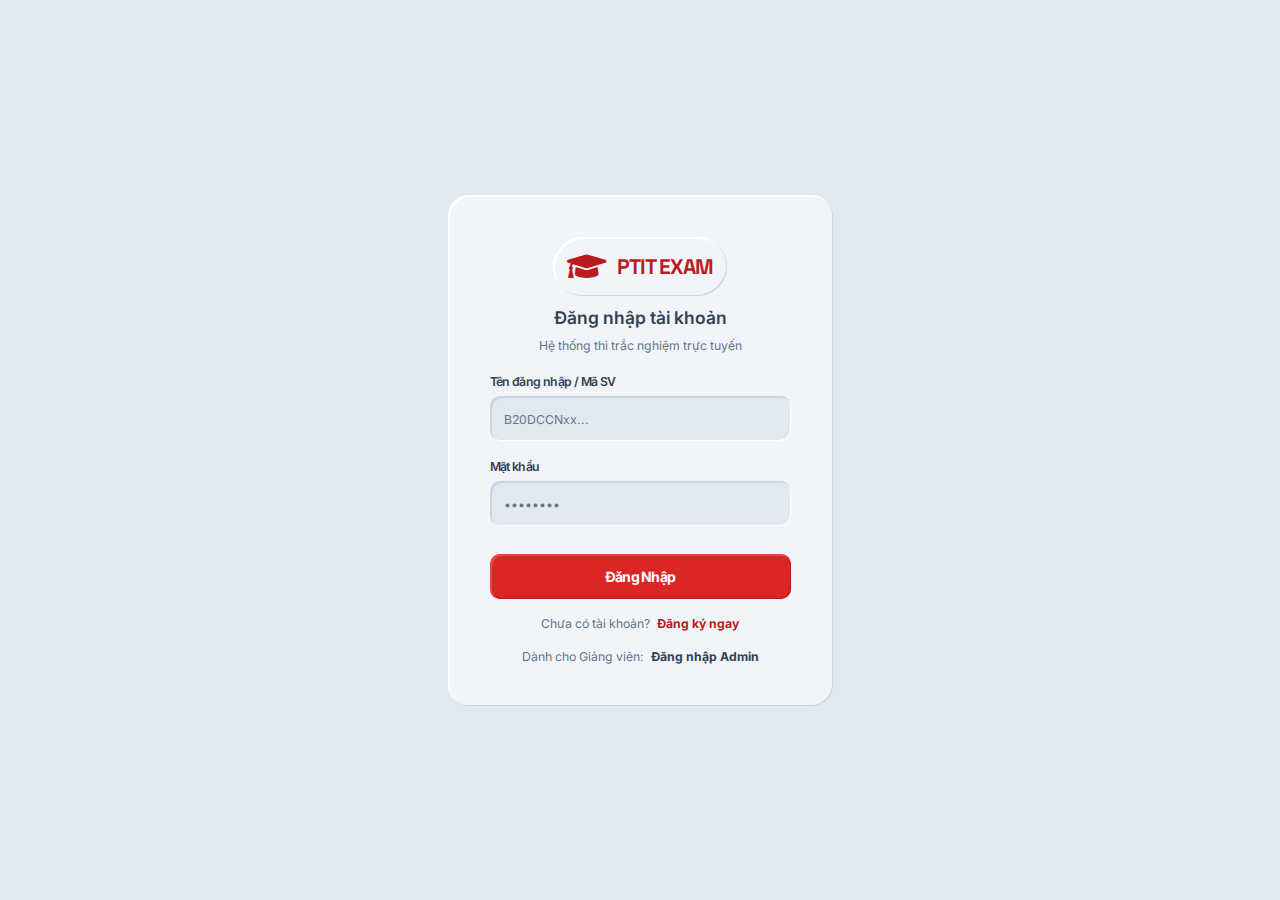
<file: index.html>
<!doctype html>
<html lang="vi">
    <head>
        <meta charset="UTF-8" />
        <meta name="viewport" content="width=device-width, initial-scale=1.0" />
        <title>Đăng nhập - PTIT EXAM</title>
        <link rel="stylesheet" href="style.css" />
        <link
            href="https://fonts.googleapis.com/css2?family=Inter:wght@400;500;600;700&family=Space+Grotesk:wght@600;700;800&display=swap"
            rel="stylesheet"
        />
        <link rel="stylesheet" href="https://pro.fontawesome.com/releases/v5.12.0/css/all.css" />
    </head>

    <body class="flex items-center justify-center">
        <div class="max-w-md surface-raised rounded-3xl p-12 flex-col gap-6 w-full login-card">
            <!-- Header -->
            <div class="flex-col items-center gap-3 w-full">
                <div class="flex items-center gap-3 p-4 rounded-full surface-raised w-fit">
                    <i class="fas fa-graduation-cap fa-fw text-red-dark" style="font-size: 2.25rem;"></i>
                    <h1 class="font-primary text-2xl font-bold text-red-dark tracking-tight">PTIT EXAM</h1>
                </div>
                <h2 id="auth-title" class="font-secondary text-xl font-semibold text-main">Đăng nhập tài khoản</h2>
                <p class="font-secondary text-sm text-muted">Hệ thống thi trắc nghiệm trực tuyến</p>
            </div>

            <!-- Login Form -->
            <form id="login-form" class="flex-col gap-5 w-full" onsubmit="handleLogin(event, false)">
                <div class="flex-col gap-2 w-full">
                    <label class="font-secondary text-sm font-semibold text-main tracking-tight"
                        >Tên đăng nhập / Mã SV</label
                    >
                    <div class="surface-sunken rounded-xl p-4 w-full">
                        <input type="text" class="input-field" placeholder="B20DCCNxx..." required />
                    </div>
                </div>

                <div class="flex-col gap-2 w-full">
                    <label class="font-secondary text-sm font-semibold text-main tracking-tight">Mật khẩu</label>
                    <div class="surface-sunken rounded-xl p-4 w-full">
                        <input type="password" class="input-field" placeholder="••••••••" required />
                    </div>
                </div>

                <div class="flex-col gap-5 w-full mt-3">
                    <button
                        type="submit"
                        class="btn-primary rounded-xl py-4 w-full font-secondary text-base font-bold tracking-tight"
                    >
                        Đăng Nhập
                    </button>
                    <div class="flex justify-center items-center gap-2">
                        <span class="font-secondary text-sm text-muted">Chưa có tài khoản?</span>
                        <a
                            href="#"
                            class="font-secondary text-sm font-bold text-red-dark"
                            onclick="toggleAuthMode('register')"
                            >Đăng ký ngay</a
                        >
                    </div>
                    <!-- Nav to Admin Login -->
                    <div class="flex justify-center items-center gap-2">
                        <span class="font-secondary text-sm text-muted">Dành cho Giảng viên:</span>
                        <a href="admin-login.html" class="font-secondary text-sm font-bold text-main"
                            >Đăng nhập Admin</a
                        >
                    </div>
                </div>
            </form>

            <!-- Register Form -->
            <form id="register-form" class="flex-col gap-5 w-full hidden" onsubmit="toggleAuthMode('login')">
                <div class="flex-col gap-2 w-full">
                    <div class="surface-sunken rounded-xl p-4 w-full">
                        <input type="text" class="input-field" placeholder="Họ và tên" required />
                    </div>
                </div>
                <div class="flex-col gap-2 w-full">
                    <div class="surface-sunken rounded-xl p-4 w-full">
                        <input type="email" class="input-field" placeholder="Email GV/SV" required />
                    </div>
                </div>
                <div class="flex-col gap-2 w-full">
                    <div class="surface-sunken rounded-xl p-4 w-full">
                        <input type="password" class="input-field" placeholder="Mật khẩu" required />
                    </div>
                </div>
                <div class="flex-col gap-2 w-full">
                    <div class="surface-sunken rounded-xl p-4 w-full">
                        <input type="password" class="input-field" placeholder="Xác nhận mật khẩu" required />
                    </div>
                </div>

                <div class="flex-col gap-5 w-full mt-3">
                    <button
                        type="submit"
                        class="btn-primary rounded-xl py-4 w-full font-secondary text-base font-bold tracking-tight"
                    >
                        Đăng Ký
                    </button>
                    <div class="flex justify-center items-center gap-2">
                        <span class="font-secondary text-sm text-muted">Thoát?</span>
                        <a
                            href="#"
                            class="font-secondary text-sm font-bold text-red-dark"
                            onclick="toggleAuthMode('login')"
                            >Quay lại Đăng nhập</a
                        >
                    </div>
                </div>
            </form>
        </div>

        <script src="script.js"></script>
    </body>
</html>
</file>
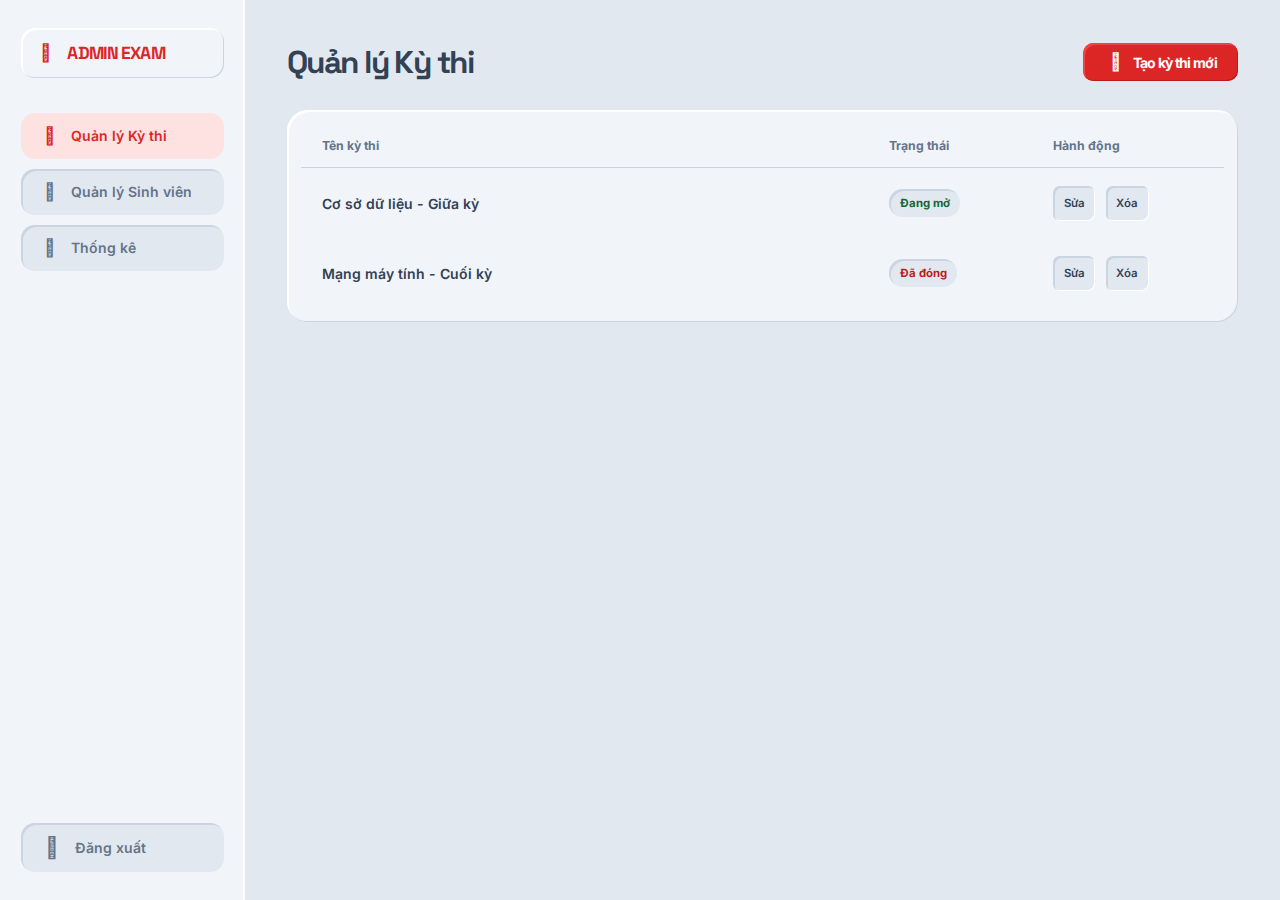
<file: admin-dashboard.html>
<!doctype html>
<html lang="vi">
    <head>
        <meta charset="UTF-8" />
        <meta name="viewport" content="width=device-width, initial-scale=1.0" />
        <title>Quản lý Kỳ thi - ADMIN EXAM</title>
        <link rel="stylesheet" href="style.css" />
        <link
            href="https://fonts.googleapis.com/css2?family=Inter:wght@400;500;600;700&family=Space+Grotesk:wght@600;700;800&display=swap"
            rel="stylesheet"
        />
        <link rel="stylesheet" href="https://pro.fontawesome.com/releases/v5.15.4/css/all.css" />
    </head>

    <body class="flex flex-row h-screen">
        <!-- Admin Sidebar -->
        <aside class="sidebar justify-between">
            <div class="flex-col gap-10 w-full">
                <!-- Logo -->
                <div class="flex items-center gap-3 p-4 rounded-2xl surface-raised w-max">
                    <i class="fal fa-lock fa-fw text-red" style="font-size: 1.25rem;"></i>
                    <h1 class="font-primary text-xl font-bold text-main tracking-tight text-red">ADMIN EXAM</h1>
                </div>

                <!-- Nav Menu -->
                <nav class="flex-col gap-3 w-full">
                    <div class="nav-item active" onclick="navigateTo('admin-dashboard.html')">
                        <i class="fal fa-th-large fa-fw text-red" style="font-size: 1.25rem;"></i>
                        <span>Quản lý Kỳ thi</span>
                    </div>
                    <div class="nav-item inactive" onclick="navigateTo('admin-users.html')">
                        <i class="fal fa-users fa-fw" style="font-size: 1.25rem;"></i>
                        <span>Quản lý Sinh viên</span>
                    </div>
                    <div class="nav-item inactive" onclick="navigateTo('admin-stats.html')">
                        <i class="fal fa-chart-bar fa-fw" style="font-size: 1.25rem;"></i>
                        <span>Thống kê</span>
                    </div>
                </nav>
            </div>

            <!-- Logout -->
            <a href="admin-login.html" class="nav-item inactive mt-auto">
                <i class="fal fa-sign-out-alt fa-fw text-muted" style="font-size: 1.5rem;"></i>
                <span>Đăng xuất</span>
            </a>
        </aside>

        <!-- Main Section -->
        <main class="main-content">
            <!-- Header -->
            <div class="flex justify-between items-center w-full">
                <h1 class="font-primary text-4xl font-bold text-main tracking-tight">Quản lý Kỳ thi</h1>
                <button
                    class="btn-primary flex items-center gap-2 rounded-xl py-3 px-6 font-secondary text-base font-bold tracking-tight"
                    onclick="navigateTo('admin-exam-edit.html')"
                >
                    <i class="fal fa-plus fa-fw" style="font-size: 1.25rem;"></i>
                    Tạo kỳ thi mới
                </button>
            </div>

            <!-- Table Area -->
            <div class="surface-raised rounded-3xl p-4 w-full flex-col">
                <!-- Header Row -->
                <div class="flex gap-4 w-full table-header items-center px-6 py-4">
                    <span class="font-secondary text-sm font-bold text-muted flex-1">Tên kỳ thi</span>
                    <span class="font-secondary text-sm font-bold text-muted" style="width: 150px">Trạng thái</span>
                    <span class="font-secondary text-sm font-bold text-muted" style="width: 150px">Hành động</span>
                </div>

                <!-- Row 1 -->
                <div class="flex gap-4 w-full items-center px-6 py-5">
                    <span class="font-secondary text-base font-semibold text-main flex-1">Cơ sở dữ liệu - Giữa kỳ</span>
                    <div style="width: 150px">
                        <div
                            class="badge-green rounded-full px-3 py-2 flex items-center gap-2"
                            style="width: fit-content"
                        >
                            <span class="font-secondary text-xs font-bold">Đang mở</span>
                        </div>
                    </div>
                    <div class="flex gap-3" style="width: 150px">
                        <button
                            class="btn-ghost rounded-lg p-3 font-secondary text-xs"
                            onclick="navigateTo('admin-exam-edit.html')"
                        >
                            Sửa
                        </button>
                        <button class="btn-ghost rounded-lg p-3 font-secondary text-xs text-red">Xóa</button>
                    </div>
                </div>

                <!-- Row 2 -->
                <div class="flex gap-4 w-full items-center px-6 py-5">
                    <span class="font-secondary text-base font-semibold text-main flex-1">Mạng máy tính - Cuối kỳ</span>
                    <div style="width: 150px">
                        <div
                            class="badge-red rounded-full px-3 py-2 flex items-center gap-2"
                            style="width: fit-content"
                        >
                            <span class="font-secondary text-xs font-bold">Đã đóng</span>
                        </div>
                    </div>
                    <div class="flex gap-3" style="width: 150px">
                        <button
                            class="btn-ghost rounded-lg p-3 font-secondary text-xs"
                            onclick="navigateTo('admin-exam-edit.html')"
                        >
                            Sửa
                        </button>
                        <button class="btn-ghost rounded-lg p-3 font-secondary text-xs text-red">Xóa</button>
                    </div>
                </div>
            </div>
        </main>

        <script src="script.js"></script>
    </body>
</html>
</file>
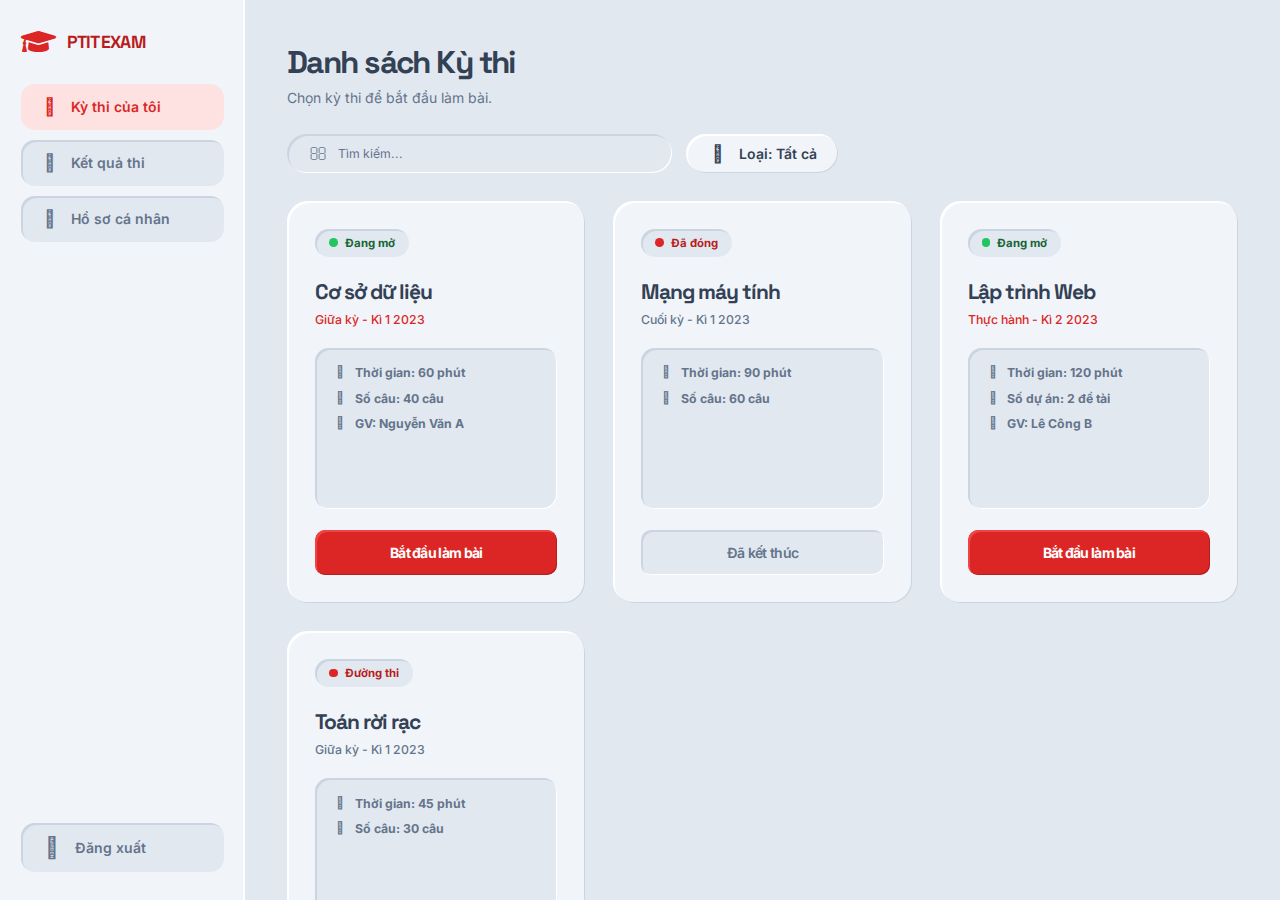
<file: dashboard.html>
<!doctype html>
<html lang="vi">
    <head>
        <meta charset="UTF-8" />
        <meta name="viewport" content="width=device-width, initial-scale=1.0" />
        <title>Danh sách Kỳ thi - PTIT EXAM</title>
        <link rel="stylesheet" href="style.css" />
        <link
            href="https://fonts.googleapis.com/css2?family=Inter:wght@400;500;600;700&family=Space+Grotesk:wght@600;700;800&display=swap"
            rel="stylesheet"
        />
        <link rel="stylesheet" href="https://pro.fontawesome.com/releases/v5.12.0/css/all.css" />
    </head>

    <body class="flex flex-row h-screen">
        <!-- Sidebar Overlay -->
        <div class="sidebar-overlay" id="sidebarOverlay" onclick="toggleSidebar()"></div>

        <!-- Sidebar -->
        <aside class="sidebar justify-between" id="sidebar">
            <div class="flex-col gap-8 w-full">
                <!-- Logo -->
                <div class="flex items-center gap-3">
                    <i class="fas fa-graduation-cap fa-fw text-red" style="font-size: 2rem;"></i>
                    <span class="font-primary text-xl font-bold text-red-dark tracking-tight">PTIT EXAM</span>
                </div>

                <!-- Nav Menu -->
                <nav class="flex-col gap-3 w-full">
                    <div class="nav-item active">
                        <i class="fal fa-th-large fa-fw" style="font-size: 1.25rem;"></i>
                        <span>Kỳ thi của tôi</span>
                    </div>
                    <div class="nav-item inactive">
                        <i class="fal fa-clock fa-fw" style="font-size: 1.25rem;"></i>
                        <span>Kết quả thi</span>
                    </div>
                    <div class="nav-item inactive">
                        <i class="fal fa-user fa-fw" style="font-size: 1.25rem;"></i>
                        <span>Hồ sơ cá nhân</span>
                    </div>
                </nav>
            </div>

            <!-- Logout -->
            <a href="index.html" class="nav-item inactive mt-auto">
                <i class="fal fa-sign-out-alt fa-fw text-muted" style="font-size: 1.5rem;"></i>
                <span>Đăng xuất</span>
            </a>
        </aside>

        <!-- Main Section -->
        <main class="main-content">
            <!-- Mobile menu toggle -->
            <div class="flex items-center gap-4">
                <button class="menu-toggle" onclick="toggleSidebar()">
                    <i class="fas fa-bars"></i>
                </button>
                <div class="flex-col gap-2 w-full">
                    <h1 class="font-primary text-4xl font-bold text-main tracking-tight">Danh sách Kỳ thi</h1>
                <p class="font-secondary text-base text-muted">Chọn kỳ thi để bắt đầu làm bài.</p>
                </div>
            </div>

            <!-- Toolbar -->
            <div class="flex gap-4 w-full items-center">
                <div class="surface-sunken rounded-4xl py-3 px-6 flex items-center gap-3 w-full max-w-md">
                    <i class="fal fa-search fa-fw text-muted" style="font-size: 1.25rem;"></i>
                    <input type="text" class="input-field" placeholder="Tìm kiếm..." />
                </div>
                <div class="surface-raised rounded-4xl py-3 px-6 flex items-center gap-3 cursor-pointer">
                    <i class="fal fa-filter fa-fw text-main" style="font-size: 1.25rem;"></i>
                    <span class="font-secondary text-base font-semibold text-main">Loại: Tất cả</span>
                </div>
            </div>

            <!-- Grid Results -->
            <div class="grid-cards w-full flex-1 w-full" style="height: auto">
                <!-- Card 1: Active -->
                <div class="surface-raised rounded-3xl p-8 flex-col gap-6" style="height: 28.75rem">
                    <div class="flex items-center gap-3">
                        <div class="badge-green rounded-full px-4 py-2 flex items-center gap-2 w-fit">
                            <div
                                style="width: 0.625rem; height: 0.625rem; border-radius: 50%; background-color: #22c55e"
                            ></div>
                            <span class="font-secondary text-xs font-bold">Đang mở</span>
                        </div>
                    </div>
                    <div class="flex-col gap-2">
                        <h2
                            class="font-primary text-2xl font-bold text-main tracking-tight"
                            style="letter-spacing: -1px"
                        >
                            Cơ sở dữ liệu
                        </h2>
                        <p class="font-secondary text-sm font-medium text-red">Giữa kỳ - Kì 1 2023</p>
                    </div>
                    <div class="surface-sunken rounded-2xl p-5 flex-col gap-3 flex-1 h-full">
                        <p class="font-secondary text-sm font-bold text-muted flex items-center gap-2">
                            <i class="fal fa-clock fa-fw"></i> Thời gian: 60 phút
                        </p>
                        <p class="font-secondary text-sm font-bold text-muted flex items-center gap-2">
                            <i class="fal fa-file-alt fa-fw"></i> Số câu: 40 câu
                        </p>
                        <p class="font-secondary text-sm font-bold text-muted flex items-center gap-2">
                            <i class="fal fa-chalkboard-teacher fa-fw"></i> GV: Nguyễn Văn A
                        </p>
                    </div>
                    <button
                        class="btn-primary rounded-xl py-4 w-full font-secondary text-base font-bold tracking-tight"
                        onclick="navigateTo('exam.html')"
                    >
                        Bắt đầu làm bài
                    </button>
                </div>

                <!-- Card 2: Closed -->
                <div class="surface-raised rounded-3xl p-8 flex-col gap-6" style="height: 28.75rem">
                    <div class="flex items-center gap-3">
                        <div class="badge-red rounded-full px-4 py-2 flex items-center gap-2 w-fit">
                            <div
                                style="
                                    width: 0.625rem;
                                    height: 0.625rem;
                                    border-radius: 50%;
                                    background-color: var(--ptit-red);
                                "
                            ></div>
                            <span class="font-secondary text-xs font-bold text-red-dark">Đã đóng</span>
                        </div>
                    </div>
                    <div class="flex-col gap-2">
                        <h2
                            class="font-primary text-2xl font-bold text-main tracking-tight"
                            style="letter-spacing: -1px"
                        >
                            Mạng máy tính
                        </h2>
                        <p class="font-secondary text-sm font-medium text-muted">Cuối kỳ - Kì 1 2023</p>
                    </div>
                    <div class="surface-sunken rounded-2xl p-5 flex-col gap-3 flex-1 h-full">
                        <p class="font-secondary text-sm font-bold text-muted flex items-center gap-2">
                            <i class="fal fa-clock fa-fw"></i> Thời gian: 90 phút
                        </p>
                        <p class="font-secondary text-sm font-bold text-muted flex items-center gap-2">
                            <i class="fal fa-file-alt fa-fw"></i> Số câu: 60 câu
                        </p>
                    </div>
                    <button
                        class="btn-ghost rounded-xl py-4 w-full font-secondary text-base font-bold tracking-tight"
                        style="color: var(--text-muted); cursor: not-allowed"
                    >
                        Đã kết thúc
                    </button>
                </div>

                <!-- Card 3: Active -->
                <div class="surface-raised rounded-3xl p-8 flex-col gap-6" style="height: 28.75rem">
                    <div class="flex items-center gap-3">
                        <div class="badge-green rounded-full px-4 py-2 flex items-center gap-2 w-fit">
                            <div
                                style="width: 0.625rem; height: 0.625rem; border-radius: 50%; background-color: #22c55e"
                            ></div>
                            <span class="font-secondary text-xs font-bold">Đang mở</span>
                        </div>
                    </div>
                    <div class="flex-col gap-2">
                        <h2
                            class="font-primary text-2xl font-bold text-main tracking-tight"
                            style="letter-spacing: -1px"
                        >
                            Lập trình Web
                        </h2>
                        <p class="font-secondary text-sm font-medium text-red">Thực hành - Kì 2 2023</p>
                    </div>
                    <div class="surface-sunken rounded-2xl p-5 flex-col gap-3 flex-1 h-full">
                        <p class="font-secondary text-sm font-bold text-muted flex items-center gap-2">
                            <i class="fal fa-clock fa-fw"></i> Thời gian: 120 phút
                        </p>
                        <p class="font-secondary text-sm font-bold text-muted flex items-center gap-2">
                            <i class="fal fa-tasks fa-fw"></i> Số dự án: 2 đề tài
                        </p>
                        <p class="font-secondary text-sm font-bold text-muted flex items-center gap-2">
                            <i class="fal fa-chalkboard-teacher fa-fw"></i> GV: Lê Công B
                        </p>
                    </div>
                    <button
                        class="btn-primary rounded-xl py-4 w-full font-secondary text-base font-bold tracking-tight"
                        onclick="navigateTo('exam.html')"
                    >
                        Bắt đầu làm bài
                    </button>
                </div>

                <!-- Card 4: Closed -->
                <div class="surface-raised rounded-3xl p-8 flex-col gap-6" style="height: 28.75rem">
                    <div class="flex items-center gap-3">
                        <div class="badge-red rounded-full px-4 py-2 flex items-center gap-2 w-fit">
                            <div
                                style="
                                    width: 0.625rem;
                                    height: 0.625rem;
                                    border-radius: 50%;
                                    background-color: var(--ptit-red);
                                "
                            ></div>
                            <span class="font-secondary text-xs font-bold text-red-dark">Đường thi</span>
                        </div>
                    </div>
                    <div class="flex-col gap-2">
                        <h2
                            class="font-primary text-2xl font-bold text-main tracking-tight"
                            style="letter-spacing: -1px"
                        >
                            Toán rời rạc
                        </h2>
                        <p class="font-secondary text-sm font-medium text-muted">Giữa kỳ - Kì 1 2023</p>
                    </div>
                    <div class="surface-sunken rounded-2xl p-5 flex-col gap-3 flex-1 h-full">
                        <p class="font-secondary text-sm font-bold text-muted flex items-center gap-2">
                            <i class="fal fa-clock fa-fw"></i> Thời gian: 45 phút
                        </p>
                        <p class="font-secondary text-sm font-bold text-muted flex items-center gap-2">
                            <i class="fal fa-file-alt fa-fw"></i> Số câu: 30 câu
                        </p>
                    </div>
                    <button
                        class="btn-ghost rounded-xl py-4 w-full font-secondary text-base font-bold tracking-tight"
                        style="color: var(--text-muted); cursor: not-allowed"
                    >
                        Đã kết thúc
                    </button>
                </div>
            </div>
        </main>

        <script src="script.js"></script>
    </body>
</html>
</file>
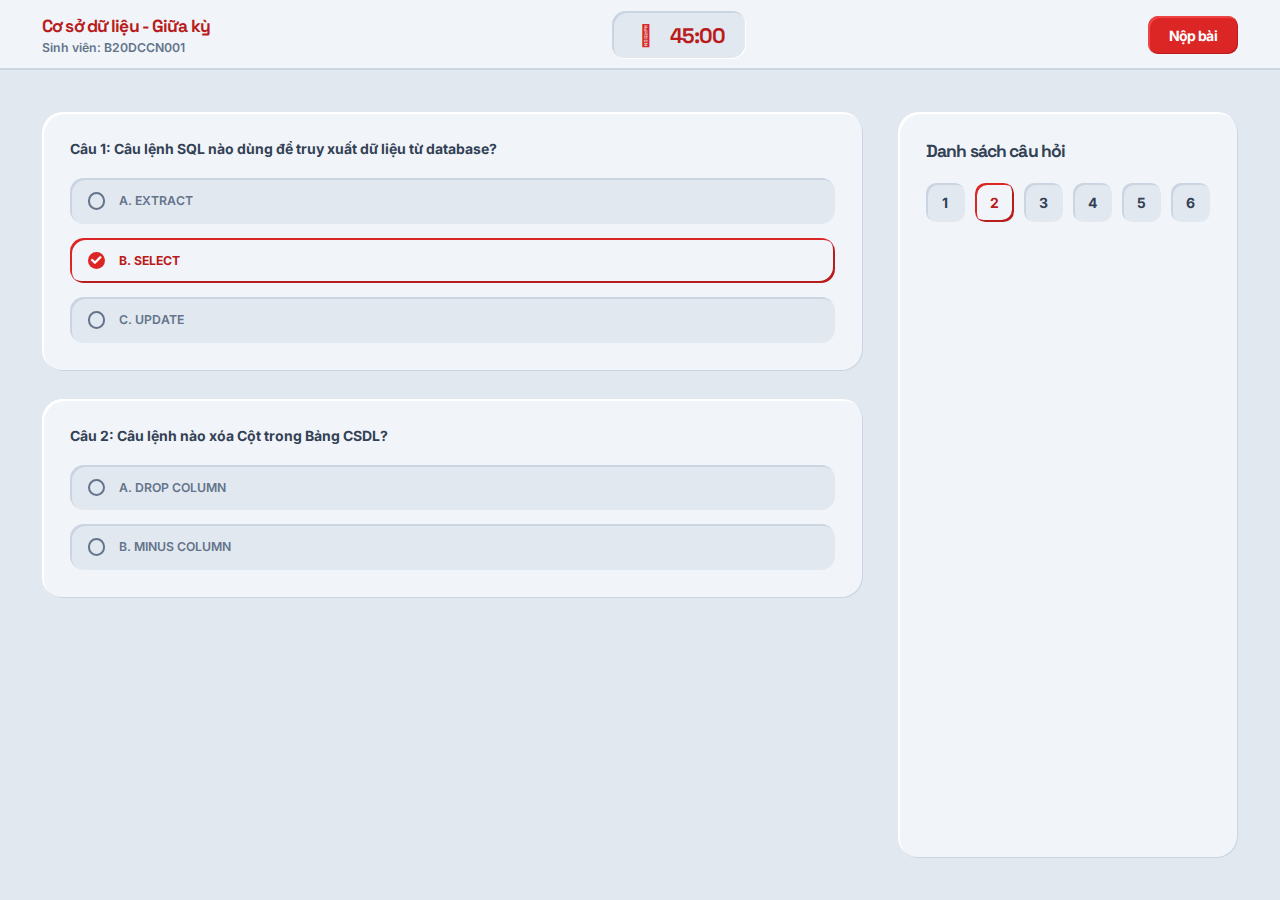
<file: exam.html>
<!doctype html>
<html lang="vi">
    <head>
        <meta charset="UTF-8" />
        <meta name="viewport" content="width=device-width, initial-scale=1.0" />
        <title>Làm bài thi - PTIT EXAM</title>
        <link rel="stylesheet" href="style.css" />
        <link
            href="https://fonts.googleapis.com/css2?family=Inter:wght@400;500;600;700&family=Space+Grotesk:wght@600;700;800&display=swap"
            rel="stylesheet"
        />
        <link rel="stylesheet" href="https://pro.fontawesome.com/releases/v5.12.0/css/all.css" />
    </head>

    <body class="flex flex-col h-screen overflow-hidden">
        <!-- Top Bar -->
        <header class="topbar">
            <div class="flex-col gap-1">
                <h1 class="font-primary text-xl font-bold text-red-dark tracking-tight">Cơ sở dữ liệu - Giữa kỳ</h1>
                <p class="font-secondary text-sm font-semibold text-muted">Sinh viên: B20DCCN001</p>
            </div>

            <div class="surface-sunken rounded-2xl py-3 px-6 flex items-center gap-3">
                <i class="fal fa-clock fa-fw text-red" style="font-size: 1.5rem;"></i>
                <span class="font-primary text-2xl font-bold text-red-dark tracking-tight">45:00</span>
            </div>

            <button
                class="btn-primary rounded-xl py-3 px-6 font-secondary text-base font-bold tracking-tight"
                onclick="navigateTo('result.html')"
            >
                Nộp bài
            </button>
        </header>

        <!-- Main Play Area -->
        <main class="flex flex-1 p-12 gap-10 w-full overflow-hidden exam-body">
            <!-- Left: Question Area -->
            <div class="flex-1 flex-col gap-8 h-full overflow-y-auto pr-2">
                <!-- Question Card -->
                <div class="surface-raised rounded-3xl p-8 flex-col gap-6">
                    <!-- Question Text -->
                    <h2 class="font-secondary text-base font-bold text-main">
                        Câu 1: Câu lệnh SQL nào dùng để truy xuất dữ liệu từ database?
                    </h2>

                    <!-- Options -->
                    <div class="flex-col gap-4">
                        <!-- Opt A -->
                        <div id="opt1A" class="opt-card inactive" onclick="selectOption('1', 'opt1A')">
                            <div class="opt-chk"></div>
                            <span class="font-secondary text-sm font-semibold text-muted">A. EXTRACT</span>
                        </div>

                        <!-- Opt B (Selected visually) -->
                        <div id="opt1B" class="opt-card active" onclick="selectOption('1', 'opt1B')">
                            <div class="opt-chk" style="border: none; background-color: var(--ptit-red); display: flex; align-items: center; justify-content: center;">
                                <i class="fas fa-check" style="color: white; font-size: 0.75rem;"></i>
                            </div>
                            <span class="font-secondary text-sm font-bold text-red-dark">B. SELECT</span>
                        </div>

                        <!-- Opt C -->
                        <div id="opt1C" class="opt-card inactive" onclick="selectOption('1', 'opt1C')">
                            <div class="opt-chk"></div>
                            <span class="font-secondary text-sm font-semibold text-muted">C. UPDATE</span>
                        </div>
                    </div>
                </div>
                <!-- End QCard -->

                <!-- Another Question to demonstrate scrolling -->
                <div class="surface-raised rounded-3xl p-8 flex-col gap-6">
                    <h2 class="font-secondary text-base font-bold text-main">
                        Câu 2: Câu lệnh nào xóa Cột trong Bảng CSDL?
                    </h2>
                    <div class="flex-col gap-4">
                        <div class="opt-card inactive">
                            <div class="opt-chk"></div>
                            <span class="font-secondary text-sm font-semibold text-muted">A. DROP COLUMN</span>
                        </div>
                        <div class="opt-card inactive">
                            <div class="opt-chk"></div>
                            <span class="font-secondary text-sm font-semibold text-muted">B. MINUS COLUMN</span>
                        </div>
                    </div>
                </div>
            </div>

            <!-- Right: Nav Area -->
            <aside class="surface-raised rounded-3xl p-8 flex-col gap-6 w-full exam-nav" style="max-width: 340px; height: 100%">
                <h2 class="font-primary text-xl font-bold text-main tracking-tight">Danh sách câu hỏi</h2>

                <div class="flex gap-3" style="flex-wrap: wrap">
                    <div class="q-box unanswered">1</div>
                    <!-- Answered Box (Red Highlight) -->
                    <div id="qbox-2" class="q-box answered">2</div>
                    <div class="q-box unanswered">3</div>
                    <div class="q-box unanswered">4</div>
                    <div class="q-box unanswered">5</div>
                    <div class="q-box unanswered">6</div>
                </div>
            </aside>
        </main>

        <script src="script.js"></script>
    </body>
</html>
</file>
<file: style.css>
:root {
    --bg-base: #E2E8F0;
    --surface: #F1F5F9;
    --shadow-light: #FFFFFF;
    --shadow-dark: #CBD5E1;
    --border: #CBD5E1;
    --text-main: #334155;
    --text-muted: #64748B;
    --ptit-red: #DC2626;
    --ptit-red-dark: #B91C1C;
    --ptit-red-light: #EF4444;

    --font-primary: 'Space Grotesk', sans-serif;
    --font-secondary: 'Inter', sans-serif;
}

html {
    font-size: 16px;
}

/* Responsive scaling based on screen width */
@media (max-width: 1440px) {
    html {
        font-size: 14px;
    }
}

@media (max-width: 1024px) {
    html {
        font-size: 12px;
    }
}

@media (max-width: 768px) {
    html {
        font-size: 10px;
    }
}

* {
    box-sizing: border-box;
    margin: 0;
    padding: 0;
}

body {
    font-family: var(--font-secondary);
    background-color: var(--bg-base);
    color: var(--text-main);
    min-height: 100vh;
    display: flex;
    flex-direction: column;
}

a {
    text-decoration: none;
    color: inherit;
}

/* Utilities */
.font-primary {
    font-family: var(--font-primary);
}

.font-secondary {
    font-family: var(--font-secondary);
}

.text-main {
    color: var(--text-main);
}

.text-muted {
    color: var(--text-muted);
}

.text-red {
    color: var(--ptit-red);
}

.text-red-dark {
    color: var(--ptit-red-dark);
}

.text-green {
    color: #166534;
}

.text-white {
    color: #FFFFFF;
}

.font-bold {
    font-weight: 700;
}

.font-semibold {
    font-weight: 600;
}

.font-medium {
    font-weight: 500;
}

.text-xs {
    font-size: 0.8125rem;
}

/* 13px */
.text-sm {
    font-size: 0.875rem;
}

/* 14px */
.text-base {
    font-size: 1rem;
}

/* 16px */
.text-lg {
    font-size: 1.125rem;
}

/* 18px */
.text-xl {
    font-size: 1.25rem;
}

/* 20px */
.text-2xl {
    font-size: 1.5rem;
}

/* 24px */
.text-3xl {
    font-size: 1.75rem;
}

/* 28px */
.text-4xl {
    font-size: 2.25rem;
}

/* 36px */
.text-5xl {
    font-size: 2.5rem;
}

/* 40px */
.tracking-tight {
    letter-spacing: -0.05em;
}

.tracking-tighter {
    letter-spacing: -0.1em;
}

/* Flex */
.flex {
    display: flex;
}

.flex-col {
    display: flex;
    flex-direction: column;
}

.flex-row {
    flex-direction: row;
}

.items-center {
    align-items: center;
}

.items-start {
    align-items: flex-start;
}

.items-end {
    align-items: flex-end;
}

.justify-center {
    justify-content: center;
}

.justify-between {
    justify-content: space-between;
}

.justify-end {
    justify-content: flex-end;
}

.gap-1 {
    gap: 0.25rem;
}

.gap-2 {
    gap: 0.5rem;
}

.gap-3 {
    gap: 0.75rem;
}

.gap-4 {
    gap: 1rem;
}

.gap-5 {
    gap: 1.25rem;
}

.gap-6 {
    gap: 1.5rem;
}

.gap-8 {
    gap: 2rem;
}

.gap-10 {
    gap: 2.5rem;
}

.gap-12 {
    gap: 3rem;
}

.w-full {
    width: 100%;
}

.w-fit {
    width: fit-content;
}

.h-full {
    height: 100%;
}

.h-screen {
    height: 100vh;
}

.h-fit {
    height: fit-content;
}

.flex-1 {
    flex: 1;
}

.flex-2 {
    flex: 2;
}

.flex-3 {
    flex: 3;
}

/* Spacing */
.p-2 {
    padding: 0.5rem;
}

.p-3 {
    padding: 0.75rem;
}

.p-4 {
    padding: 1rem;
}

.p-5 {
    padding: 1.25rem;
}

.p-6 {
    padding: 1.5rem;
}

.p-8 {
    padding: 2rem;
}

.p-10 {
    padding: 2.5rem;
}

.p-12 {
    padding: 3rem;
}

.py-2 {
    padding-top: 0.5rem;
    padding-bottom: 0.5rem;
}

.py-3 {
    padding-top: 0.75rem;
    padding-bottom: 0.75rem;
}

.py-4 {
    padding-top: 1rem;
    padding-bottom: 1rem;
}

.py-5 {
    padding-top: 1.25rem;
    padding-bottom: 1.25rem;
}

.px-3 {
    padding-left: 0.75rem;
    padding-right: 0.75rem;
}

.px-4 {
    padding-left: 1rem;
    padding-right: 1rem;
}

.px-5 {
    padding-left: 1.25rem;
    padding-right: 1.25rem;
}

.px-6 {
    padding-left: 1.5rem;
    padding-right: 1.5rem;
}

.px-8 {
    padding-left: 2rem;
    padding-right: 2rem;
}

.pt-12 {
    padding-top: 3rem;
}

.mt-3 {
    margin-top: 0.75rem;
}

.mt-4 {
    margin-top: 1rem;
}

.mt-auto {
    margin-top: auto;
}

.mx-auto {
    margin-left: auto;
    margin-right: auto;
}

.mb-2 {
    margin-bottom: 0.5rem;
}

/* Skeuomorphism */
/* Raised: Thẻ Card nổi chung */
.surface-raised {
    background-color: var(--surface);
    box-shadow: inset 2px 2px 0px 0px var(--shadow-light), inset -1px -1px 0px 0px var(--shadow-dark);
}

/* Sunken: Các field lún xuống */
.surface-sunken {
    background-color: var(--bg-base);
    box-shadow: inset 2px 2px 0px 0px var(--shadow-dark), inset -1px -1px 0px 0px var(--shadow-light);
}

.surface-inset {
    background-color: var(--surface);
    box-shadow: inset 2px 2px 0px 0px var(--ptit-red), inset -2px -2px 0px 0px var(--ptit-red-dark);
}

.btn-primary {
    background-color: var(--ptit-red);
    color: #fff;
    box-shadow: inset 2px 2px 0px 0px var(--ptit-red-light), inset -1px -1px 0px 0px var(--ptit-red-dark);
    cursor: pointer;
    border: none;
    display: flex;
    justify-content: center;
    align-items: center;
    transition: all 0.15s ease;
}

.btn-primary:hover {
    opacity: 0.95;
}

.btn-primary:active {
    box-shadow: inset 2px 2px 0px 0px var(--ptit-red-dark);
    transform: translate(1px, 1px);
}

.btn-ghost {
    background-color: var(--bg-base);
    color: var(--text-main);
    box-shadow: inset 2px 2px 0px 0px var(--shadow-dark), inset -1px -1px 0px 0px var(--shadow-light);
    cursor: pointer;
    border: none;
    font-weight: 600;
    display: flex;
    justify-content: center;
    align-items: center;
    transition: all 0.15s ease;
}

.btn-ghost:hover {
    box-shadow: inset 2px 2px 0px 0px var(--shadow-light), inset -1px -1px 0px 0px var(--shadow-dark);
}

/* Inputs */
.input-field {
    width: 100%;
    background: transparent;
    border: none;
    outline: none;
    font-family: inherit;
    font-size: 0.875rem;
    color: var(--text-main);
}

.input-field::placeholder {
    color: var(--text-muted);
}

/* Borders & radius */
.border-b {
    border-bottom: 1px solid var(--border);
}

.border-dashed-box {
    border: 2px dashed var(--shadow-dark);
}

.rounded-lg {
    border-radius: 0.5rem;
}

/* 8px */
.rounded-xl {
    border-radius: 0.75rem;
}

/* 12px */
.rounded-2xl {
    border-radius: 1rem;
}

/* 16px */
.rounded-3xl {
    border-radius: 1.5rem;
}

/* 24px */
.rounded-4xl {
    border-radius: 2rem;
}

/* 32px */
.rounded-t-lg {
    border-radius: 0.5rem 0.5rem 0 0;
}

.rounded-full {
    border-radius: 9999px;
}

/* Custom Layout Specific */
.max-w-md {
    max-width: 27.5rem;
}

/* 440px */
.max-w-lg {
    max-width: 37.5rem;
}

/* 600px */
.max-w-xl {
    max-width: 62.5rem;
}

/* 1000px */
.w-64 {
    width: 16rem;
}

.w-40 {
    width: 10rem;
}

.w-150px {
    width: 9.375rem;
}

.sidebar {
    width: 17.5rem;
    height: 100vh;
    background-color: var(--surface);
    box-shadow: inset -2px 0px 0px 0px var(--shadow-light);
    /* Stroke right inside */
    padding: 2rem 1.5rem;
    display: flex;
    flex-direction: column;
}

.main-content {
    flex: 1;
    height: 100vh;
    overflow-y: auto;
    padding: 3rem;
    display: flex;
    flex-direction: column;
    gap: 2rem;
}

.nav-item {
    display: flex;
    align-items: center;
    gap: 0.75rem;
    padding: 1rem 1.25rem;
    border-radius: 1rem;
    cursor: pointer;
    font-weight: 600;
    transition: all 0.2s ease;
}

.nav-item.active {
    background-color: #FEE2E2;
    color: var(--ptit-red);
}

.nav-item.inactive {
    background-color: var(--bg-base);
    color: var(--text-muted);
    box-shadow: inset 2px 2px 0px 0px var(--shadow-dark);
}

.nav-item.inactive:hover {
    background-color: var(--surface);
    box-shadow: inset 2px 2px 0px 0px var(--shadow-light);
}

/* Exam specific */
.topbar {
    display: flex;
    justify-content: space-between;
    align-items: center;
    padding: 0 3rem;
    height: 5rem;
    background-color: var(--surface);
    box-shadow: inset 0px -2px 0px 0px var(--shadow-dark);
}

.badge-green {
    background-color: var(--bg-base);
    color: #166534;
    box-shadow: inset 2px 2px 0px var(--shadow-dark);
}

.badge-red {
    background-color: var(--bg-base);
    color: var(--ptit-red-dark);
    box-shadow: inset 2px 2px 0px var(--shadow-dark);
}

/* Grid Layouts */
.grid-cards {
    display: grid;
    grid-template-columns: repeat(auto-fill, minmax(21.25rem, 1fr));
    gap: 2rem;
}

/* Exam Questions Radio */
.opt-card {
    display: flex;
    align-items: center;
    gap: 1rem;
    padding: 1rem 1.25rem;
    border-radius: 1rem;
    cursor: pointer;
    transition: all 0.2s ease;
}

.opt-card.inactive {
    background-color: var(--bg-base);
    box-shadow: inset 2px 2px 0px var(--shadow-dark);
}

.opt-card.active {
    background-color: var(--surface);
    box-shadow: inset 2px 2px 0px var(--ptit-red), inset -2px -2px 0px var(--ptit-red-dark);
}

.opt-chk {
    width: 1.25rem;
    height: 1.25rem;
    border-radius: 50%;
}

.opt-card.inactive .opt-chk {
    border: 2px solid var(--text-muted);
}

.opt-card.active .opt-chk {
    background-color: var(--ptit-red);
    display: flex;
    justify-content: center;
    align-items: center;
}

/* Q Grid */
.q-box {
    width: 2.75rem;
    height: 2.75rem;
    display: flex;
    justify-content: center;
    align-items: center;
    border-radius: 0.75rem;
    font-weight: 700;
    cursor: pointer;
}

.q-box.unanswered {
    background-color: var(--bg-base);
    box-shadow: inset 2px 2px 0px var(--shadow-dark);
    color: var(--text-main);
}

.q-box.answered {
    background-color: var(--surface);
    box-shadow: inset 2px 2px 0px var(--ptit-red), inset -2px -2px 0px var(--ptit-red-dark);
    color: var(--ptit-red-dark);
}

/* Admin bar chart */
.bar-chart {
    display: flex;
    align-items: flex-end;
    gap: 0.5rem;
    height: 10rem;
    /* 160px */
    width: 100%;
    justify-content: space-between;
}

.bar {
    width: 2.5rem;
    /* 40px */
    border-radius: 0.5rem 0.5rem 0 0;
    background-color: var(--surface);
    box-shadow: inset 2px 2px 0px var(--shadow-light);
}

.bar.highlight {
    background-color: var(--ptit-red);
    box-shadow: inset 2px 2px 0px var(--ptit-red-light);
}

.table-header {
    padding-bottom: 1rem;
    border-bottom: 1px solid var(--shadow-dark);
}

.hidden {
    display: none !important;
}

/* ===== RESPONSIVE ===== */

/* Hamburger menu button (hidden by default) */
.menu-toggle {
    display: none;
    background: none;
    border: none;
    font-size: 1.5rem;
    color: var(--text-main);
    cursor: pointer;
}

/* Sidebar overlay for mobile */
.sidebar-overlay {
    display: none;
}

/* Tablet: <= 1024px */
@media (max-width: 1024px) {
    /* Dashboard: sidebar collapses */
    .sidebar {
        position: fixed;
        left: -18rem;
        top: 0;
        z-index: 100;
        transition: left 0.3s ease;
    }

    .sidebar.open {
        left: 0;
    }

    .sidebar-overlay {
        display: none;
        position: fixed;
        inset: 0;
        background: rgba(0, 0, 0, 0.3);
        z-index: 99;
    }

    .sidebar-overlay.open {
        display: block;
    }

    .menu-toggle {
        display: flex;
        align-items: center;
    }

    .main-content {
        padding: 2rem;
        height: auto;
        min-height: 100vh;
    }

    /* Exam: stack question + nav vertically */
    .exam-body {
        flex-direction: column;
        padding: 1.5rem;
        gap: 1.5rem;
        overflow-y: auto;
    }

    .exam-body .exam-nav {
        max-width: 100% !important;
        height: auto !important;
    }

    /* Topbar */
    .topbar {
        padding: 0 1.5rem;
        gap: 0.75rem;
    }
}

/* Mobile: <= 768px */
@media (max-width: 768px) {
    .main-content {
        padding: 1.25rem;
        gap: 1.25rem;
    }

    /* Dashboard cards: single column */
    .grid-cards {
        grid-template-columns: 1fr;
    }

    /* Exam topbar: stack */
    .topbar {
        flex-wrap: wrap;
        height: auto;
        padding: 1rem;
        gap: 0.5rem;
    }

    .exam-body {
        padding: 1rem;
        gap: 1rem;
    }

    /* Index login: full width, less padding */
    .login-card {
        margin: 1rem;
        padding: 2rem !important;
        border-radius: 1.5rem !important;
    }
}

/* Small mobile: <= 480px */
@media (max-width: 480px) {
    .main-content {
        padding: 1rem;
        gap: 1rem;
    }

    .topbar {
        padding: 0.75rem;
    }

    .login-card {
        margin: 0.5rem;
        padding: 1.5rem !important;
    }

    /* Exam question cards */
    .surface-raised.rounded-3xl.p-8 {
        padding: 1.25rem;
    }
}
</file>
